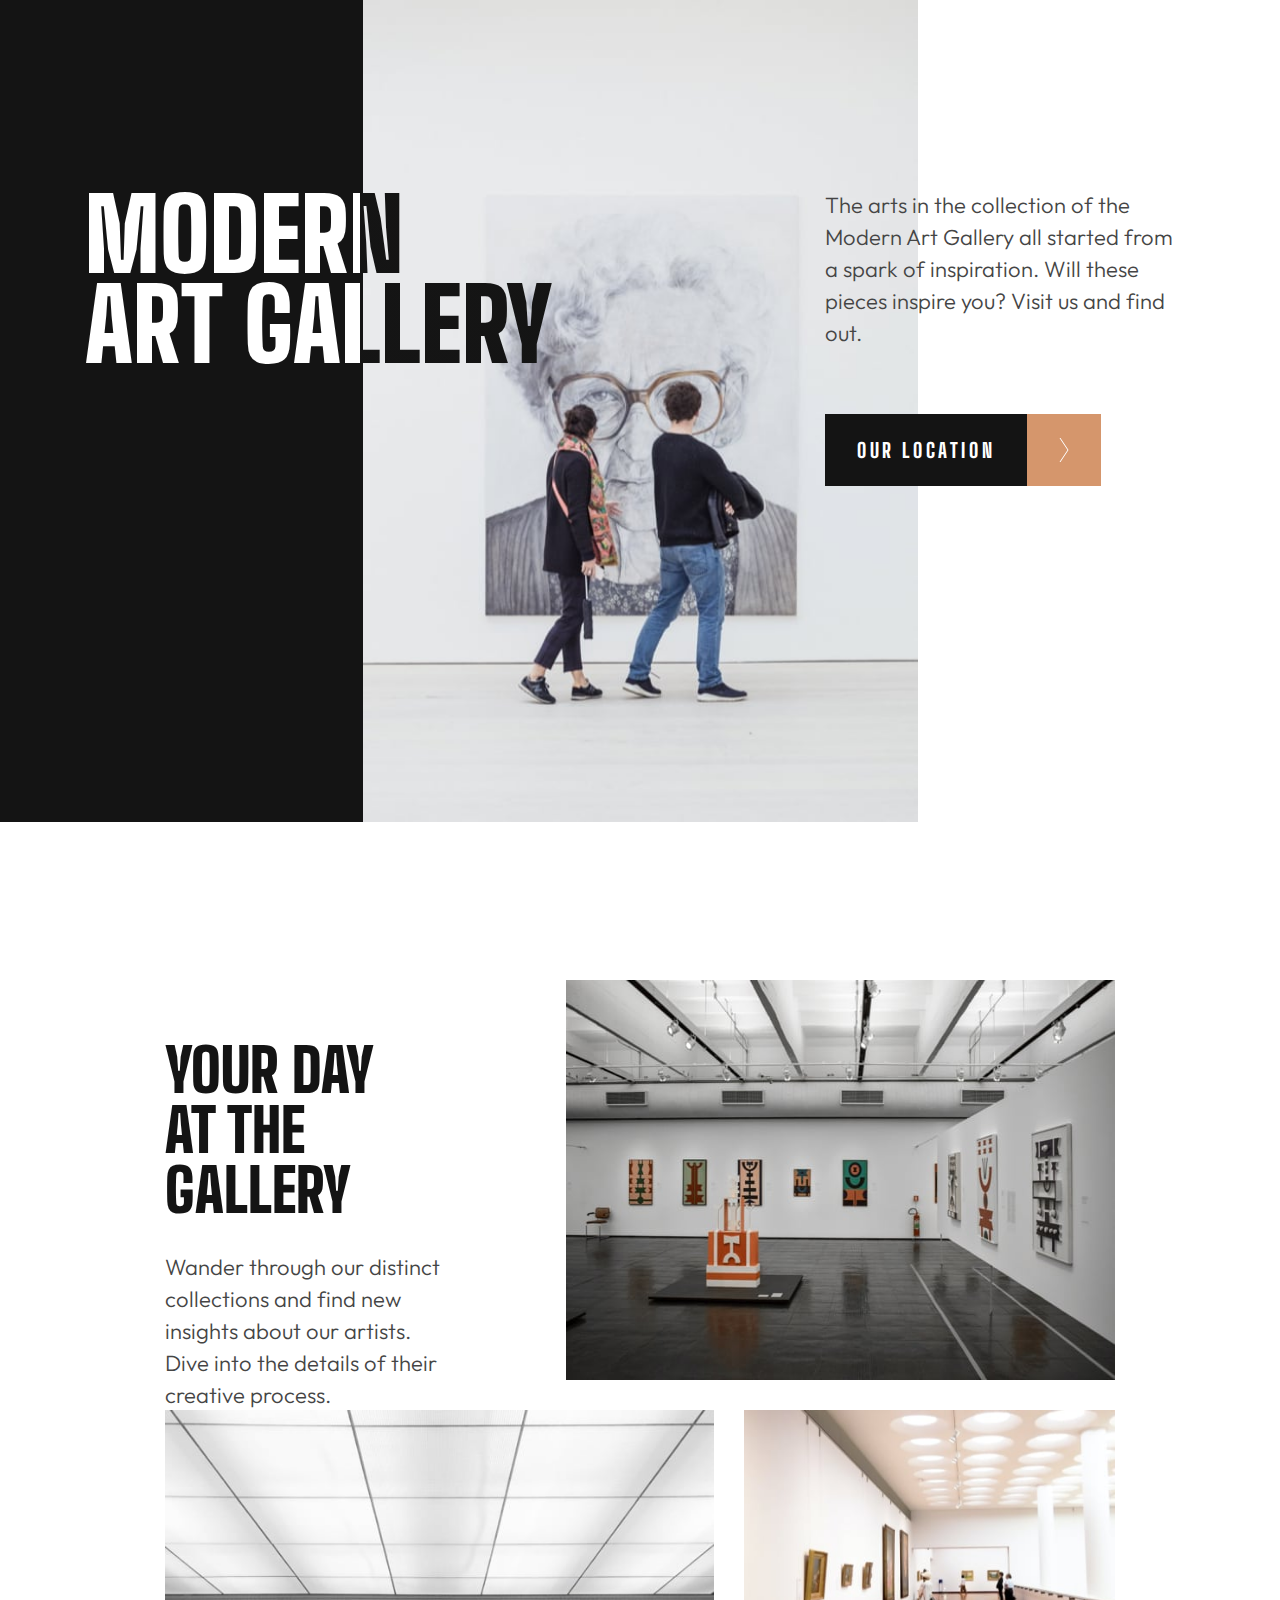
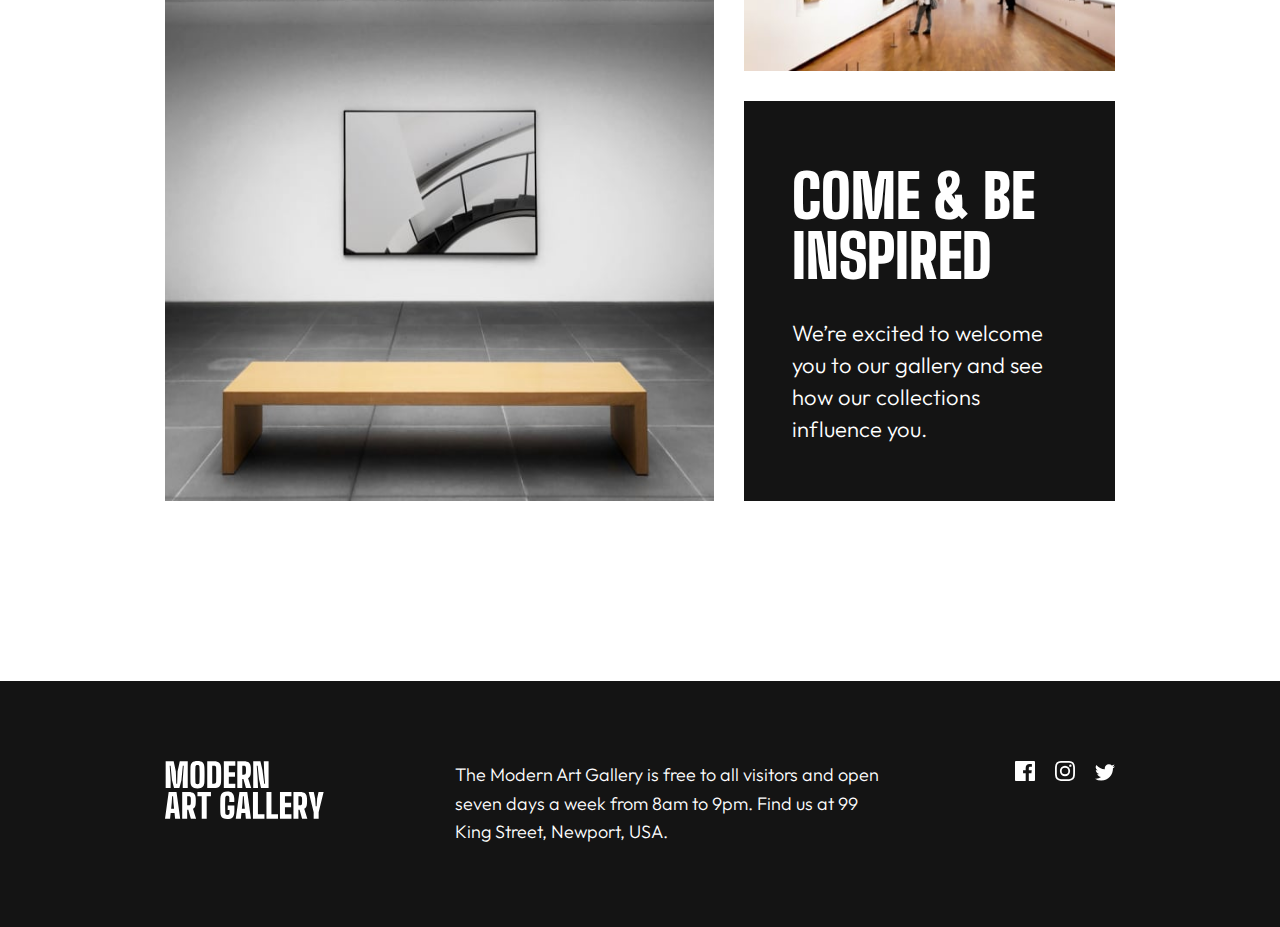
<file: index.html>
<!DOCTYPE html>
<html lang="en">
<head>
  <meta charset="UTF-8">
  <meta name="viewport" content="width=device-width, initial-scale=1.0">
  <link rel="icon" type="image/png" sizes="32x32" href="./assets/favicon-32x32.png">
  <link rel="stylesheet" href="style.css">
  <title>Frontend Mentor | Art gallery website</title>
</head>
<body>
  <header class="header">
    <div class="black-bg"></div>
    <picture>
      <source
        media="(min-width: 1024px)"
        srcset="./assets/desktop/image-hero.jpg,
                ./assets/desktop/image-hero@2x.jpg">
      <source
        media="(min-width: 768px)"
        srcset="./assets/tablet/image-hero.jpg,
              ./assets/tablet/image-hero@2x.jpg">
      <img 
        src="./assets/mobile/image-hero.jpg" alt="hero"
        srcset="./assets/mobile/image-hero@2x.jpg">
    </picture>
    <section>
      <h1>Modern <br> Art Gallery</h1>
      <p>
        The arts in the collection of the Modern Art Gallery all started 
        from a spark of inspiration. Will these pieces inspire you? Visit 
        us and find out.
      </p>
      <div class="btn-group btn-group-f">
        <a class="btn" href="location.html">Our Location</a>
        <a class="arrow-right" href="location.html"><img src="./assets/icon-arrow-right.svg" alt=""></a>
      </div>
    </section>  
  </header>

  <main> 
    <picture>
      <source
        media="(min-width: 1024px)"
        srcset="./assets/desktop/image-grid-1.jpg,
                ./assets/desktop/image-grid-1@2x.jpg">
      <source
        media="(min-width: 768px)"
        srcset="./assets/tablet/image-grid-1.jpg,
              ./assets/tablet/image-grid-1@2x.jpg">
      <img 
        src="./assets/mobile/image-grid-1.jpg" alt="grid-1"
        srcset="./assets/mobile/image-grid-1@2x.jpg">
    </picture>
    <article>
      <h2>
        Your day <br> at the gallery
      </h2>
      <p>
        Wander through our distinct collections and find new insights about 
        our artists. Dive into the details of their creative process.
      </p>
    </article>
    <picture>
      <source
        media="(min-width: 1024px)"
        srcset="./assets/desktop/image-grid-2.jpg,
                ./assets/desktop/image-grid-2@2x.jpg">
      <source
        media="(min-width: 768px)"
        srcset="./assets/tablet/image-grid-2.jpg,
              ./assets/tablet/image-grid-2@2x.jpg">
      <img 
        src="./assets/mobile/image-grid-2.jpg" alt="grid-2"
        srcset="./assets/mobile/image-grid-2@2x.jpg">
    </picture>
    <picture>
      <source
        media="(min-width: 1024px)"
        srcset="./assets/desktop/image-grid-3.jpg,
                ./assets/desktop/image-grid-3@2x.jpg">
      <source
        media="(min-width: 768px)"
        srcset="./assets/tablet/image-grid-3.jpg,
              ./assets/tablet/image-grid-3@2x.jpg">
      <img 
        src="./assets/mobile/image-grid-3.jpg" alt="grid-3"
        srcset="./assets/mobile/image-grid-3@2x.jpg">
    </picture>
    <article class="article-accent">
      <h2>
        Come &amp; be inspired
      </h2>
      <p>
        We’re excited to welcome you to our gallery and see how our collections 
        influence you.
      </p>
    </article>
  </main>
  
  <footer>
    <img src="./assets/logo-light.svg" alt="logo logo-light">
      <p>
        The Modern Art Gallery is free to all visitors and open seven days a week 
        from 8am to 9pm. Find us at 99 King Street, Newport, USA.
      </p>
      <div class="social-menu">
        <ul>
          <li>
            <a href="#">
              <svg width="20" height="20" xmlns="http://www.w3.org/2000/svg" class="social-link-white"><path d="M18.896 0H1.104C.494 0 0 .494 0 1.104v17.793C0 19.506.494 20 1.104 20h9.58v-7.745H8.076V9.237h2.606V7.01c0-2.583 1.578-3.99 3.883-3.99 1.104 0 2.052.082 2.329.119v2.7h-1.598c-1.254 0-1.496.597-1.496 1.47v1.928h2.989l-.39 3.018h-2.6V20h5.098c.608 0 1.102-.494 1.102-1.104V1.104C20 .494 19.506 0 18.896 0Z"/></svg>
            </a>
          </li>
          <li>
            <a href="#">
              <svg width="20" height="20" xmlns="http://www.w3.org/2000/svg" class="social-link-white"><path d="M10 1.802c2.67 0 2.987.01 4.042.059 2.71.123 3.975 1.409 4.099 4.099.048 1.054.057 1.37.057 4.04 0 2.672-.01 2.988-.057 4.042-.124 2.687-1.387 3.975-4.1 4.099-1.054.048-1.37.058-4.041.058-2.67 0-2.987-.01-4.04-.058-2.718-.124-3.977-1.416-4.1-4.1-.048-1.054-.058-1.37-.058-4.041 0-2.67.01-2.986.058-4.04.124-2.69 1.387-3.977 4.1-4.1 1.054-.048 1.37-.058 4.04-.058ZM10 0C7.284 0 6.944.012 5.877.06 2.246.227.227 2.242.061 5.877.01 6.944 0 7.284 0 10s.012 3.057.06 4.123c.167 3.632 2.182 5.65 5.817 5.817 1.067.048 1.407.06 4.123.06s3.057-.012 4.123-.06c3.629-.167 5.652-2.182 5.816-5.817.05-1.066.061-1.407.061-4.123s-.012-3.056-.06-4.122C19.777 2.249 17.76.228 14.124.06 13.057.01 12.716 0 10 0Zm0 4.865a5.135 5.135 0 1 0 0 10.27 5.135 5.135 0 0 0 0-10.27Zm0 8.468a3.333 3.333 0 1 1 0-6.666 3.333 3.333 0 0 1 0 6.666Zm5.338-9.87a1.2 1.2 0 1 0 0 2.4 1.2 1.2 0 0 0 0-2.4Z"/></svg>
            </a>
          </li>
          <li>
            <a href="#">
              <svg width="20" height="17" xmlns="http://www.w3.org/2000/svg" class="social-link-white"><path d="M20 2.172a8.192 8.192 0 0 1-2.357.646 4.11 4.11 0 0 0 1.805-2.27 8.22 8.22 0 0 1-2.606.996A4.096 4.096 0 0 0 13.847.248c-2.65 0-4.596 2.472-3.998 5.037A11.648 11.648 0 0 1 1.392 1a4.109 4.109 0 0 0 1.27 5.478 4.086 4.086 0 0 1-1.858-.513c-.045 1.9 1.318 3.679 3.291 4.075a4.113 4.113 0 0 1-1.853.07 4.106 4.106 0 0 0 3.833 2.849A8.25 8.25 0 0 1 0 14.658a11.616 11.616 0 0 0 6.29 1.843c7.618 0 11.923-6.434 11.663-12.205A8.354 8.354 0 0 0 20 2.172Z"/></svg>
            </a>
          </li>
        </ul>
      </div>
  </footer>
</body>
</html>
</file>
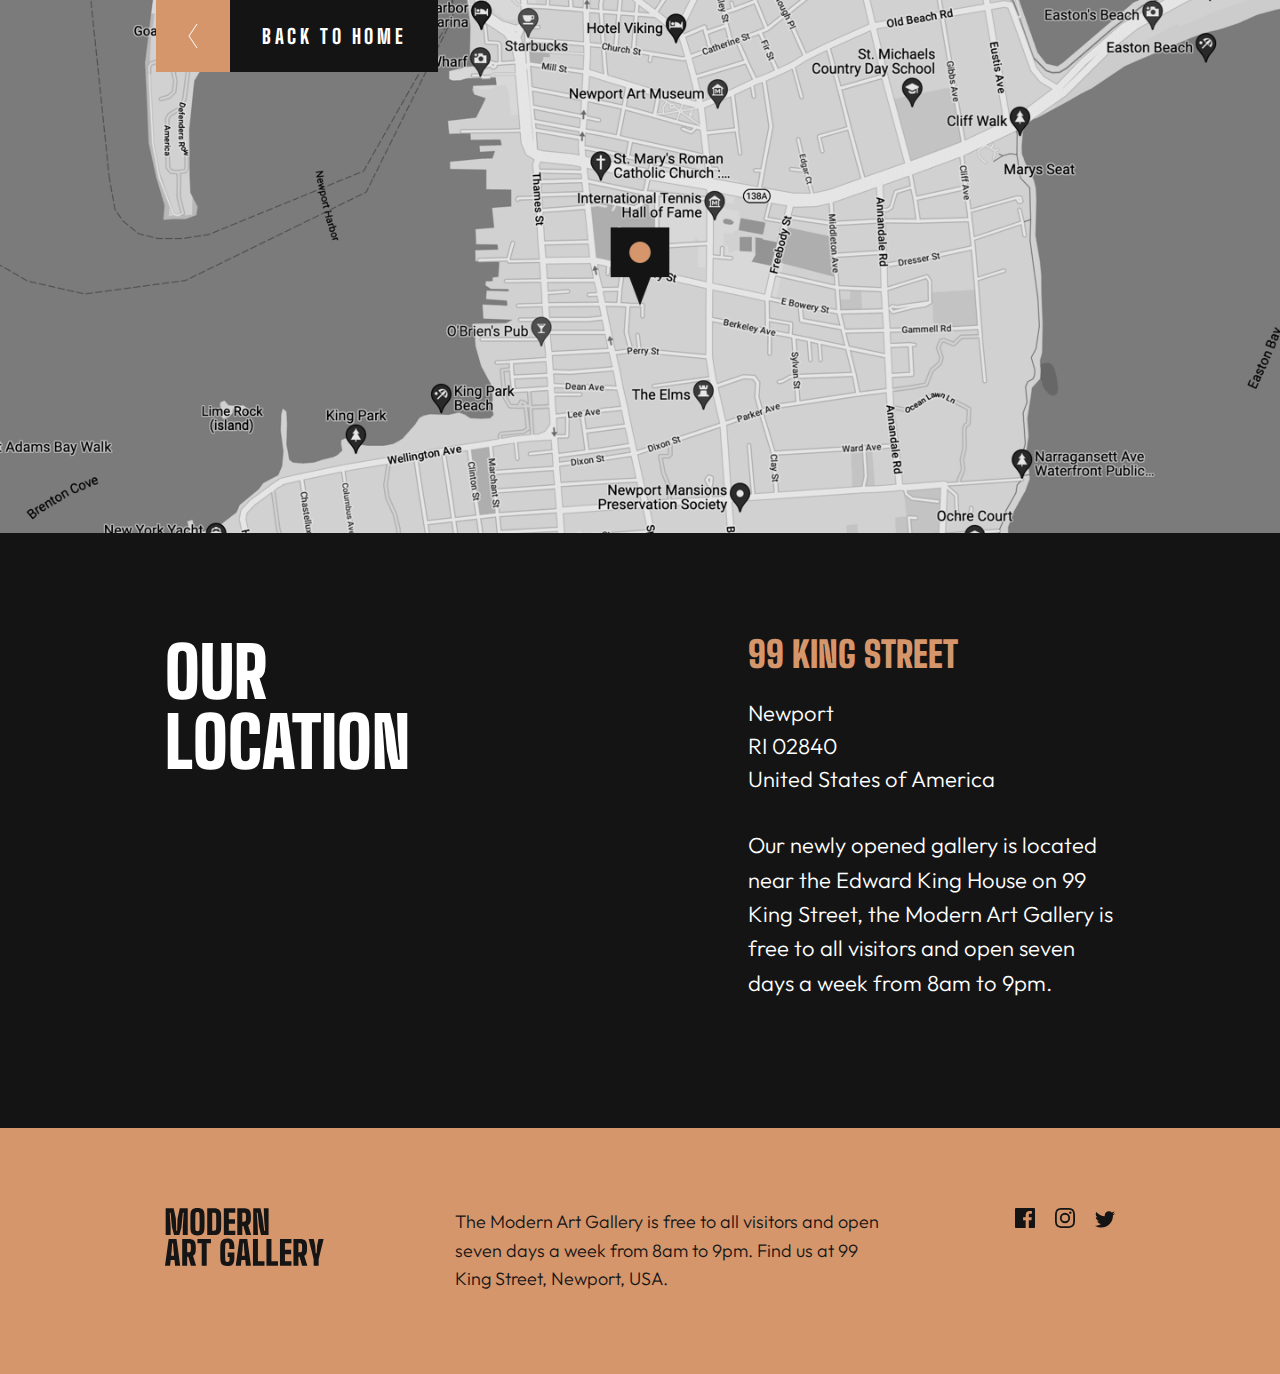
<file: location.html>
<!DOCTYPE html>
<html lang="en">
<head>
  <meta charset="UTF-8">
  <meta name="viewport" content="width=device-width, initial-scale=1.0">
  <link rel="icon" type="image/png" sizes="32x32" href="./assets/favicon-32x32.png">
  <link rel="stylesheet" href="style.css">
  <link rel="stylesheet" href="loc-style.css">
  <title>Frontend Mentor | Art gallery website</title>
</head>
<body>
  <div class="btn-group btn-group-b">
    <a class="arrow-left" href="index.html"><img src="./assets/icon-arrow-left.svg" alt=""></a>
    <a class="btn" href="index.html">Back to Home</a>
  </div>
  
  <picture>
    <source
        media="(min-width: 1024px)"
        srcset="./assets/desktop/image-map.png,
                ./assets/desktop/image-map@2x.png">
      <source
        media="(min-width: 768px)"
        srcset="./assets/tablet/image-map.png,
              ./assets/tablet/image-map@2x.png">
      <img 
        src="./assets/mobile/image-map.png" alt="map"
        srcset="./assets/mobile/image-map@2x.png">
  </picture>

  <section>
    <h2>Our location</h2>
    <div>
      <h3>99 King Street</h3>
      <p>
        Newport<br>
        RI 02840<br>
        United States of America
      </p>
      <p>
        Our newly opened gallery is located near the Edward King House on 99 King 
        Street, the Modern Art Gallery is free to all visitors and open seven days 
        a week from 8am to 9pm.
      </p>
    </div>
    
  </section>

  <footer>
    <img src="./assets/logo-dark.svg" alt="logo logo-dark">
    <p>
      The Modern Art Gallery is free to all visitors and open seven days a week 
      from 8am to 9pm. Find us at 99 King Street, Newport, USA.
    </p>
    <div class="social-menu">
      <ul>
        <li>
          <a href="#">
            <svg width="20" height="20" xmlns="http://www.w3.org/2000/svg" class="social-link-black"><path d="M18.896 0H1.104C.494 0 0 .494 0 1.104v17.793C0 19.506.494 20 1.104 20h9.58v-7.745H8.076V9.237h2.606V7.01c0-2.583 1.578-3.99 3.883-3.99 1.104 0 2.052.082 2.329.119v2.7h-1.598c-1.254 0-1.496.597-1.496 1.47v1.928h2.989l-.39 3.018h-2.6V20h5.098c.608 0 1.102-.494 1.102-1.104V1.104C20 .494 19.506 0 18.896 0Z"/></svg>
          </a>
        </li>
        <li>
          <a href="#">
            <svg width="20" height="20" xmlns="http://www.w3.org/2000/svg" class="social-link-black"><path d="M10 1.802c2.67 0 2.987.01 4.042.059 2.71.123 3.975 1.409 4.099 4.099.048 1.054.057 1.37.057 4.04 0 2.672-.01 2.988-.057 4.042-.124 2.687-1.387 3.975-4.1 4.099-1.054.048-1.37.058-4.041.058-2.67 0-2.987-.01-4.04-.058-2.718-.124-3.977-1.416-4.1-4.1-.048-1.054-.058-1.37-.058-4.041 0-2.67.01-2.986.058-4.04.124-2.69 1.387-3.977 4.1-4.1 1.054-.048 1.37-.058 4.04-.058ZM10 0C7.284 0 6.944.012 5.877.06 2.246.227.227 2.242.061 5.877.01 6.944 0 7.284 0 10s.012 3.057.06 4.123c.167 3.632 2.182 5.65 5.817 5.817 1.067.048 1.407.06 4.123.06s3.057-.012 4.123-.06c3.629-.167 5.652-2.182 5.816-5.817.05-1.066.061-1.407.061-4.123s-.012-3.056-.06-4.122C19.777 2.249 17.76.228 14.124.06 13.057.01 12.716 0 10 0Zm0 4.865a5.135 5.135 0 1 0 0 10.27 5.135 5.135 0 0 0 0-10.27Zm0 8.468a3.333 3.333 0 1 1 0-6.666 3.333 3.333 0 0 1 0 6.666Zm5.338-9.87a1.2 1.2 0 1 0 0 2.4 1.2 1.2 0 0 0 0-2.4Z"/></svg>
          </a>
        </li>
        <li>
          <a href="#">
            <svg width="20" height="17" xmlns="http://www.w3.org/2000/svg" class="social-link-black"><path d="M20 2.172a8.192 8.192 0 0 1-2.357.646 4.11 4.11 0 0 0 1.805-2.27 8.22 8.22 0 0 1-2.606.996A4.096 4.096 0 0 0 13.847.248c-2.65 0-4.596 2.472-3.998 5.037A11.648 11.648 0 0 1 1.392 1a4.109 4.109 0 0 0 1.27 5.478 4.086 4.086 0 0 1-1.858-.513c-.045 1.9 1.318 3.679 3.291 4.075a4.113 4.113 0 0 1-1.853.07 4.106 4.106 0 0 0 3.833 2.849A8.25 8.25 0 0 1 0 14.658a11.616 11.616 0 0 0 6.29 1.843c7.618 0 11.923-6.434 11.663-12.205A8.354 8.354 0 0 0 20 2.172Z"/></svg>
          </a>
        </li>
      </ul>
    </div>
  </footer>
</body>
</html>
</file>
<file: loc-style.css>
.btn-group-b {
    position: absolute;
    margin: 0;
}

.btn-group:hover .arrow-left {
    background-color: hsl(0, 0%, 8%);
}

.btn-group:hover .btn {
    background-color: hsl(24, 56%, 63%);
}

section {
    background: hsl(0, 0%, 8%);
    padding: 0 16px;
}

section h2 {
    font-family: 'Big Shoulders Display', serif;
    font-size: 50px;
    font-weight: 900;
    line-height: 0.9;
    color: hsl(0, 0%, 100%);
    text-transform: uppercase;
    padding: 48px 0;
}

section div h3 {
    font-family: 'Big Shoulders Display', serif;
    font-size: 32px;
    font-weight: 900;
    line-height: 1;
    color: hsl(24, 56%, 63%);
    text-transform: uppercase;
}

section div p {
    font-family: 'Outfit', serif;
    font-size: 18px;
    font-weight: 300;
    line-height: 1.5;
    color: hsl(0, 0%, 100%);
    padding: 0;
    padding: 20px 0;
}

section div p:nth-child(3) {
    padding: 0;
    padding-bottom: 56px;
}

footer {
    background-color: hsl(24, 56%, 63%);
}

footer p {
    color: hsl(0, 0%, 8%);
}

.social-link-black {
    fill: hsl(0, 0%, 8%);
}

.social-link-black:hover {
    fill:hsl(0, 0%, 100%);
}

/*--- Tablet View ---*/
@media screen and (min-width: 768px) {
    .btn-group-b {
        left: 40px;
    }

    section {
        display: flex;
        gap: 100px;
        padding: 88px 40px 80px;
    }

    section h2 {
        font-size: 55px;
        padding: 0;
    }

    section div p {
        font-size: 18px;
    }

    section div p:nth-child(3) {
        font-family: 'Outfit', serif;
        font-size: 18px;
        line-height: 1.56;
        padding-bottom: 0;
    }
}

/*--- Desktop View ---*/
@media screen and (min-width: 900px) {
    .btn-group-b {
        left: 156px;
    }

    section {
        padding: 104px 165px 128px;
        gap: 338px;
    }

    section h2 {
        font-size: 70px;
        font-weight: 900;
        line-height: 1;
    }

    section div h3 {
        font-size: 36px;
    }

    section div p {
        font-size: 22px;
        padding-top: 24px;
        padding-bottom: 32px;
    }

    section div p:nth-child(3) {
        font-size: 22px;
    }
}
</file>
<file: style.css>
@import url('https://fonts.googleapis.com/css2?family=Big+Shoulders+Display:wght@800&family=Outfit:wght@300&display=swap');
/* CSS Reset */
/* Box sizing rules */
*,
*::before,
*::after {
    margin: 0;
    padding: 0;
    box-sizing: border-box;
    transition: 0.4s;
}

/* Remove default margin */
body,
h1,
h2,
h3,
h4,
p,
figure,
blockquote,
dl,
dd {
    margin: 0;
}

/* Remove list styles on ul, ol elements with a list role, which suggests default styling will be removed */
ul {
    list-style: none;
}

/* Remove default link style */
a {
    text-decoration: none;
}

/* Set core root defaults */
html:focus-within {
    scroll-behavior: smooth;
}

/* Set core body defaults */
body {
    min-height: 100vh;
    text-rendering: optimizeSpeed;
    line-height: 1.5;
}

/* A elements that don't have a class get default styles */
a:not([class]) {
    text-decoration-skip-ink: auto;
}

/* Make images easier to work with */
img,
picture {
    max-width: 100%;
    display: block;
}

/* Inherit fonts for inputs and buttons */
input,
button,
textarea,
select {
    font: inherit;
}

/* Remove all animations, transitions and smooth scroll for people that prefer not to see them */
@media (prefers-reduced-motion: reduce) {
    html:focus-within {
        scroll-behavior: auto;
    }

    *,
    *::before,
    *::after {
        animation-duration: 0.01ms !important;
        animation-iteration-count: 1 !important;
        transition-duration: 0.01ms !important;
        scroll-behavior: auto !important;
    }
}

/*--- Mobile First ---*/
body {
    font-family: 'Outfit', serif;
    font-size: 18px;
    background: hsl(0, 0%, 100%);
}

.header section,
main {
    margin: 0 16px;
}

section h1 {
    font-family: 'Big Shoulders Display', 'serif';
    font-size: 60px;
    font-weight: 900;
    line-height: 1;
    color: hsl(0, 0%, 8%);
    text-transform: uppercase;
    margin-top: 32px;
}

section p {
    font-size: 18px;
    font-weight: 300;
    line-height: 1.5;
    color: hsl(0, 0%, 27%);
    padding: 32px 0;
}

.btn-group {
    display: flex;
    margin-bottom: 120px;
    height: 72px;
}

.btn {
    font-family: 'Big Shoulders Display', serif;
    font-size: 20px;
    font-weight: 800;
    text-transform: uppercase;
    line-height: 1.2;
    letter-spacing: 3.6px;
    border: none;
    cursor: pointer;
    padding: 24px 32px;
    color: hsl(0, 0%, 100%);
    background-color: hsl(0, 0%, 8%);
}

.btn-group:hover .arrow-right {
    background-color: hsl(0, 0%, 8%);
}

.btn-group:hover .btn {
    background-color: hsl(24, 56%, 63%);
}

.arrow-right,
.arrow-left {
    padding: 24px 32px;
    line-height: 1.2;
    background-color: hsl(24, 56%, 63%);
}

.arrow-right:hover {
    background-color: hsl(0, 0%, 8%);
}

main {
    margin: 0 16px;
    margin-bottom: 126px;
}

main picture {
    margin-bottom: 16px;
}

article h2 {
    font-family: 'Big Shoulders Display', serif;
    font-size: 50px;
    font-weight: 900;
    text-transform: uppercase;
    line-height: 0.9;
    margin-top: 9px;
    color: hsl(0, 0%, 8%);
}

article p {
    font-family: 'Outfit', serif;
    font-size: 18px;
    font-weight: 300;
    line-height: 1.5;
    padding: 21px 0 32px;
    color: hsl(0, 0%, 27%);
}

.article-accent {
    background-color: hsl(0, 0%, 8%);
    padding: 48px 24px;
}

.article-accent h2 {
    color: hsl(0, 0%, 100%);
    margin: 0;
    margin-bottom: 24px;
}

.article-accent p {
    color: hsl(0, 0%, 100%);
    padding: 0;
}

footer {
    display: flex;
    flex-wrap: wrap;
    background-color: hsl(0, 0%, 8%);
    padding: 48px 32px;
}

footer p {
    color: hsl(0, 0%, 100%);
    padding: 38px 0;
    font-size: 16px;
    font-weight: 300;
    line-height: 1.6;
}

footer ul {
    display: flex;
    gap: 20px;
}

.social-link-white {
    fill: hsl(0, 0%, 100%);
}

.social-link-white:hover {
    fill: hsl(24, 56%, 63%);
}

/*--- Tablet View ---*/
@media screen and (min-width: 768px) {
    .header {
        display: grid;
        grid-template-columns: 6fr 48px 5fr;
        grid-template-rows: 145px 1fr 145px;
        column-gap: 10px;
        /*max-width: 728px;*/
        max-height: 700px;
        margin-right: 40px;
        margin-bottom: 120px;
    }

    picture {
        grid-column: 1 / 3;
        grid-row: 1 / 4;
        object-fit: cover;
        
    }

    section {
        grid-column: 2 / 4;
        grid-row: 2 / 3;
    }

    .header section {
        margin: 0;
    }

    section h1 {
        font-size: 70px;
        font-weight: 900;
        line-height: 0.9;
        margin-top: 0;
    }

    section p {
        padding: 48px 0;
    }

    .btn-group {
        margin-bottom: 0;
    }

    main {
        display: grid;
        grid-template-columns: 5fr 2fr 5fr;
        grid-template-rows: 400px 1fr 400px;
        column-gap: 10px;
        row-gap: 10px;
        margin: 0 40px;
        margin-bottom: 120px;
    }

    main picture {
        margin-bottom: 0;
    }
    
    main article:nth-child(2) {
        grid-column: 1 / 2;
        grid-row: 1 / 2;
        padding: 36px 0 65px;
        padding-right: 55px;
    }

    main article:nth-child(5) {
        grid-column: 3 / 4;
        grid-row: 3 / 4;
    } 

    main picture:nth-child(1) {
        grid-column: 2 / 4;
        grid-row: 1 / 2;
    }

    main picture:nth-child(3) {
        grid-column: 1 / 3;
        grid-row: 2 / 4;
    }

    main picture:nth-child(4) {
        grid-column: 3 / 4;
        grid-row: 2 / 3;
    }

    article h2 {
        font-size: 50px;
        font-weight: 900;
        line-height: 0.9;
        margin-top: 0;
        margin-bottom: 24px; 
    }

    article p {
        padding: 0;
        font-size: 18px;
        font-weight: 300;
        line-height: 1.5;
    }

    .article-accent {
        padding: 85px 28px;
    }

    footer {
        padding: 56px 40px;
        justify-content: space-between;
    }

    footer img {
        width: 110px;
        height: 40px;
    }

    footer div {
        display: flex;  
    }

    footer p {
        padding: 0;
        flex: 0 0 281px;
    } 
}

/*--- Desktop View ---*/
@media screen and (min-width: 900px) {
    .header {
        max-width: 1110px;
        max-height: 800px;
        margin: 0 auto;
        margin-bottom: 180px;
        display: grid;
        grid-template-columns: 3fr 6fr 3fr;
        grid-template-rows: 190px auto 190px;
        gap: 0;
    }

    .black-bg {
        margin-left: -165px;
        grid-column: 1 / 2;
        grid-row: 1 / 5;
        background-color: hsl(0, 0%, 8%);
        color: white;
    }

    picture {
        grid-column: 2 / 3;
        grid-row: 1 / 4;
        object-fit: cover;
    }

    picture img {
        width: 100%;
        height: 100%;
        display: block;
    }

    section {
        grid-column: 1 / 4;

        display: grid; /*Nested grid for section tag*/
        grid-template-columns: 4fr 2fr;
        grid-template-rows: 224px auto;
    }

   section h1 {
        font-family: 'Big Shoulders Display', serif;
        font-size: 100px;
        font-weight: 900;
        line-height: 0.9;
        text-transform: uppercase;
        background-image: linear-gradient(to right, hsl(0, 0%, 100%) 0, hsl(0, 0%, 100%) 2.75em, hsl(0, 0%, 8%) 2.75em, hsl(0, 0%, 8%) 5em);
        color: transparent;
        background-clip: text;
        -webkit-background-clip: text;
    }

    section p {
        font-size: 22px;
        font-weight: 300;
        line-height: 1.45;
        padding: 0;
        padding-right: 1rem;
    }

    .btn-group {
        grid-column: 2 / 3;
    }

    main {
        margin: 0 165px 180px;
        gap: 30px;
    }

    main picture:nth-child(3) {
        object-fit: cover;
        margin-bottom: 0;
    }

    article h2 {
        font-size: 60px;
        font-weight: 900;
        line-height: 1;
        margin-bottom: 32px;
    }

    article p {
        font-size: 22px;
        font-weight: 300;
        line-height: 1.45;
    }

    main article:nth-child(2) {
        padding: 60px 95px 60px 0;
    }

    .article-accent {
        padding: 65px 48px;
    }

    .article-accent h2 {
        margin-bottom: 32px;
    }

    footer {
        padding: 80px 165px;
    }

    footer img {
        width: 160px;
        height: 58px;
    }

    footer p {
        font-size: 18px;
        flex: 0 0 430px;
    }
}
</file>
